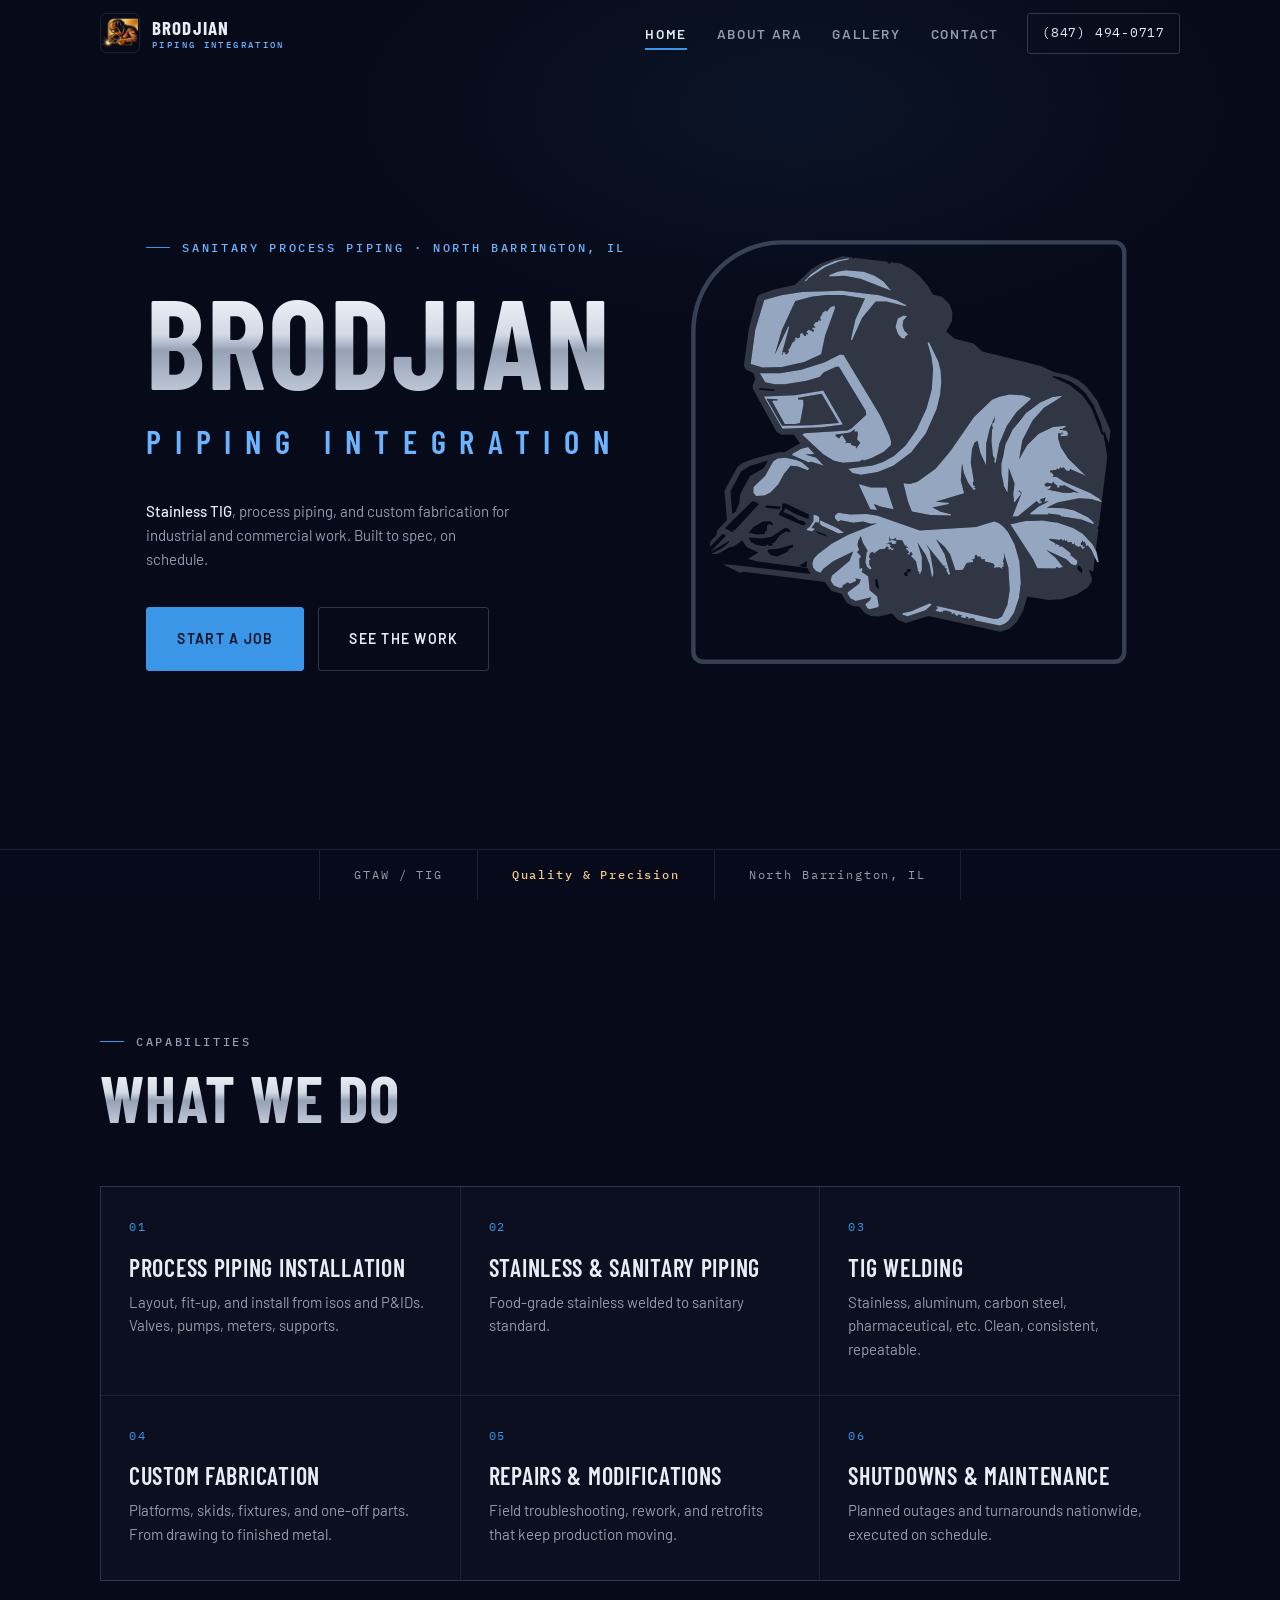
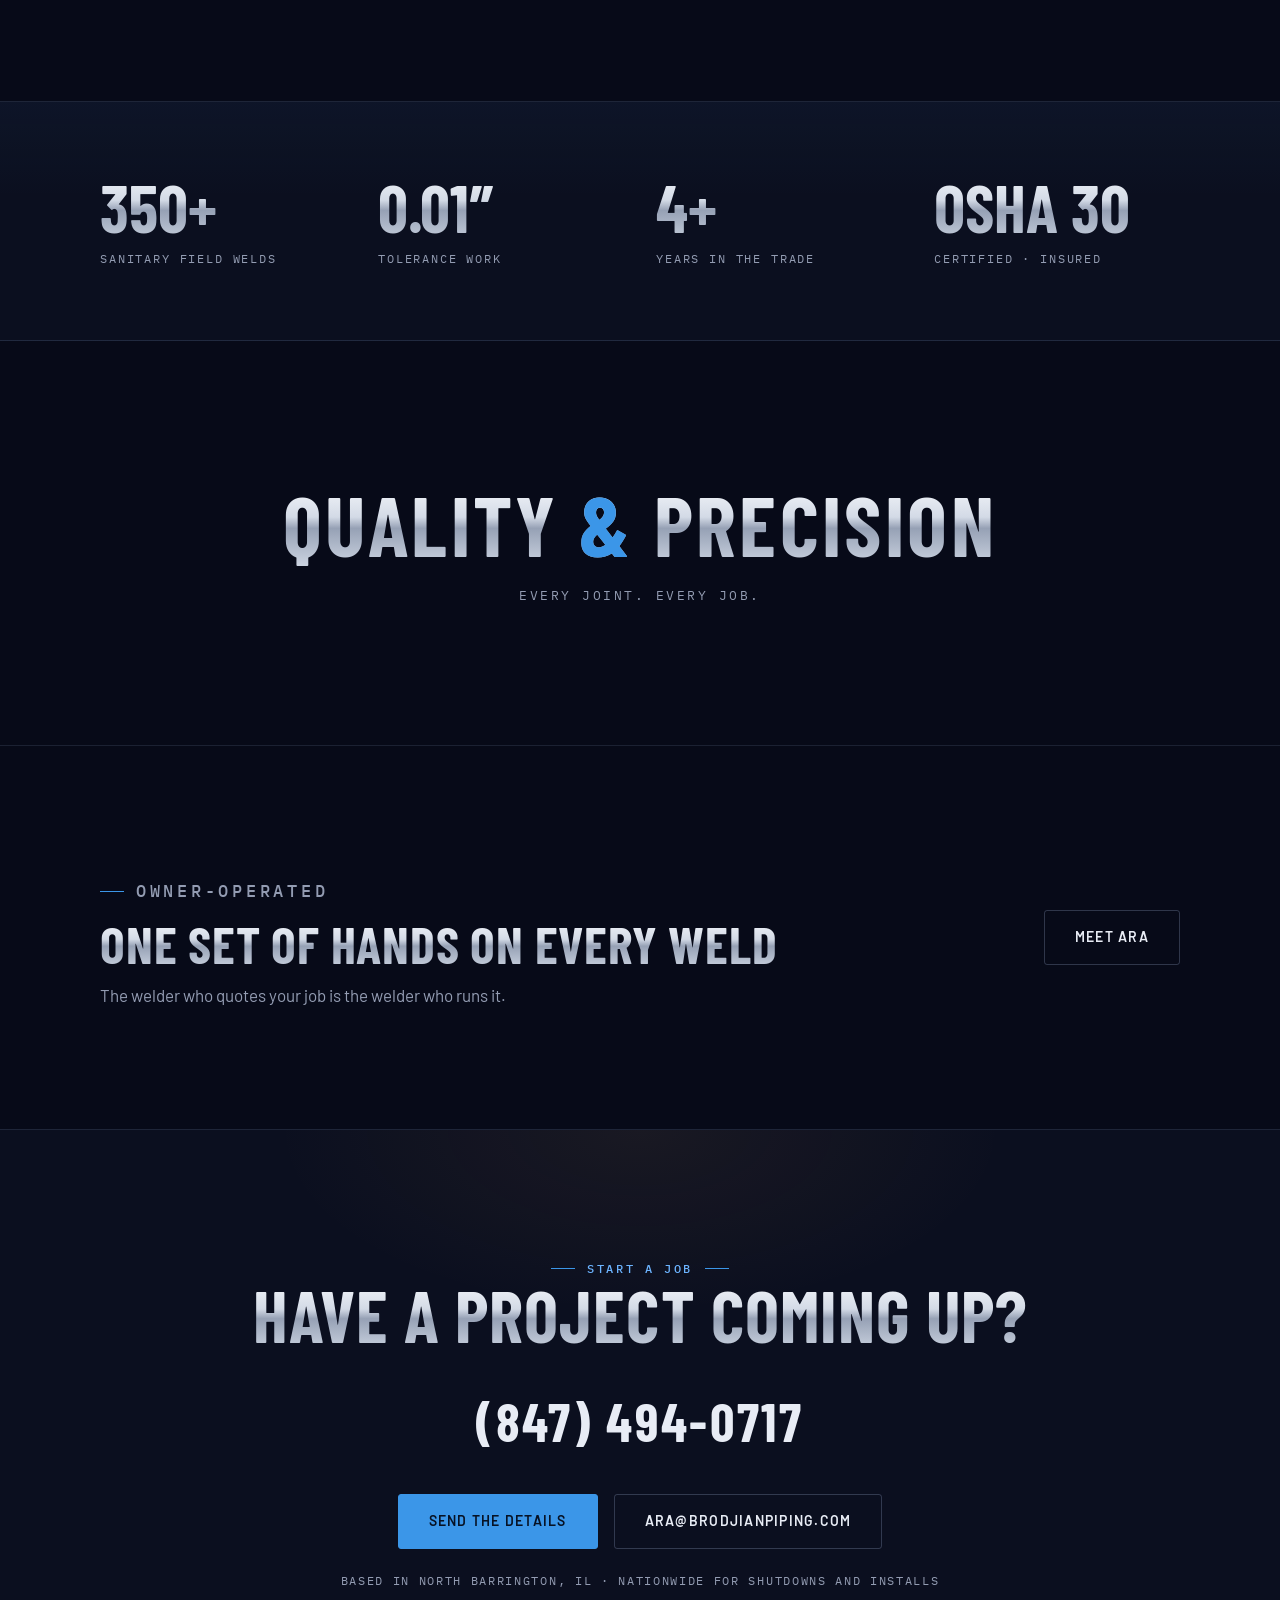
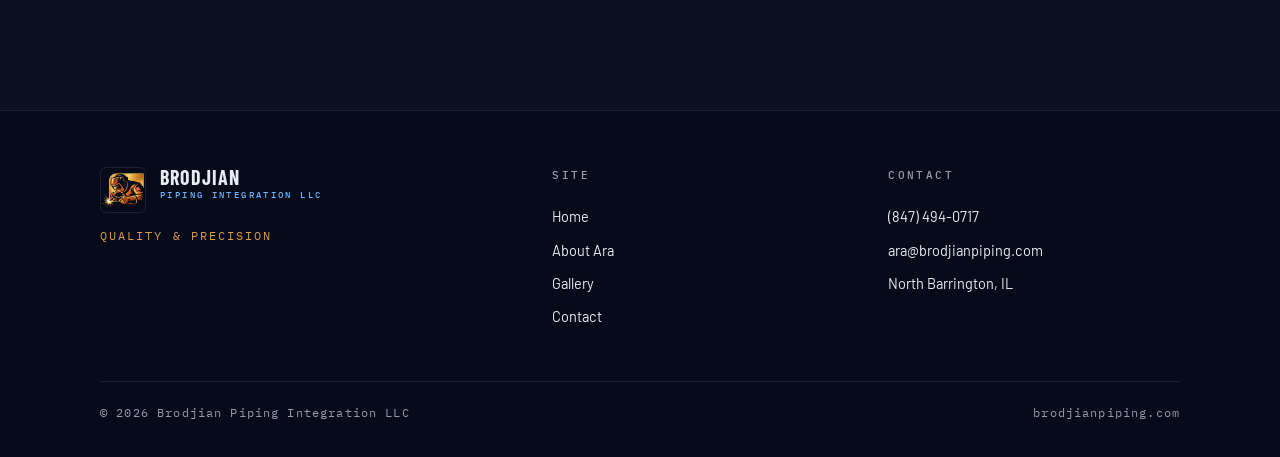
<file: index.html>
<!DOCTYPE html>
<html lang="en">
<head>
  <meta charset="utf-8">
  <meta name="viewport" content="width=device-width, initial-scale=1">
  <title>Brodjian Piping Integration | Sanitary Process Piping &amp; TIG Welding</title>
  <meta name="description" content="Sanitary process piping, stainless TIG welding, and custom fabrication. Owner-operated out of North Barrington, IL. Nationwide for shutdowns and installs.">
  <link rel="canonical" href="https://brodjianpiping.com/">
  <meta name="theme-color" content="#070a18">

  <!-- Link previews -->
  <meta property="og:type" content="website">
  <meta property="og:site_name" content="Brodjian Piping Integration">
  <meta property="og:title" content="Brodjian Piping Integration | Sanitary Process Piping &amp; TIG Welding">
  <meta property="og:description" content="Stainless TIG welding, process piping, and custom fabrication. North Barrington, IL. Quality &amp; Precision.">
  <meta property="og:url" content="https://brodjianpiping.com/">
  <meta property="og:image" content="https://brodjianpiping.com/assets/img/og.jpg">
  <meta property="og:image:width" content="1200">
  <meta property="og:image:height" content="630">
  <meta property="og:image:alt" content="Brodjian Piping Integration LLC logo">
  <meta name="twitter:card" content="summary_large_image">
  <meta name="twitter:title" content="Brodjian Piping Integration | Sanitary Process Piping &amp; TIG Welding">
  <meta name="twitter:description" content="Stainless TIG welding, process piping, and custom fabrication. North Barrington, IL.">
  <meta name="twitter:image" content="https://brodjianpiping.com/assets/img/og.jpg">

  <link rel="icon" type="image/png" sizes="64x64" href="assets/img/favicon-64.png">
  <link rel="icon" type="image/png" sizes="32x32" href="assets/img/favicon-32.png">
  <link rel="apple-touch-icon" href="assets/img/apple-touch-icon.png">

  <link rel="preconnect" href="https://fonts.googleapis.com">
  <link rel="preconnect" href="https://fonts.gstatic.com" crossorigin>
  <link href="https://fonts.googleapis.com/css2?family=Barlow+Condensed:wght@600;700&family=Barlow:wght@400;500;600&family=IBM+Plex+Mono:wght@400;500&display=swap" rel="stylesheet">
  <link rel="stylesheet" href="assets/css/style.css">
  <script>document.documentElement.classList.add("js");</script>

  <script type="application/ld+json">
  {
    "@context": "https://schema.org",
    "@type": "LocalBusiness",
    "name": "Brodjian Piping Integration LLC",
    "url": "https://brodjianpiping.com/",
    "image": "https://brodjianpiping.com/assets/img/og.jpg",
    "telephone": "+1-847-494-0717",
    "email": "ara@brodjianpiping.com",
    "founder": { "@type": "Person", "name": "Ara Brodjian" },
    "address": {
      "@type": "PostalAddress",
      "addressLocality": "North Barrington",
      "addressRegion": "IL",
      "addressCountry": "US"
    },
    "areaServed": "US",
    "sameAs": ["https://www.instagram.com/arasarcistry/"],
    "description": "Sanitary process piping, stainless TIG welding, and custom fabrication. Owner-operated, based in North Barrington, IL. Nationwide for shutdowns and installs."
  }
  </script>
</head>
<body>

  <header class="site-head" data-head>
    <div class="wrap">
      <a class="brand" href="index.html" aria-label="Brodjian Piping Integration home">
        <img src="assets/img/emblem.png" alt="" width="40" height="40">
        <span class="brand-name">Brodjian<small>Piping Integration</small></span>
      </a>
      <nav class="site-nav" id="site-nav" aria-label="Primary">
        <a href="index.html" aria-current="page" style="--i:0">Home</a>
        <a href="about.html" style="--i:1">About Ara</a>
        <a href="gallery.html" style="--i:2">Gallery</a>
        <a href="contact.html" style="--i:3">Contact</a>
        <a class="nav-phone" href="tel:+18474940717" style="--i:4">(847) 494-0717</a>
      </nav>
      <a class="head-phone" href="tel:+18474940717">(847) 494-0717</a>
      <button class="nav-toggle" aria-expanded="false" aria-controls="site-nav" aria-label="Menu"><span></span></button>
    </div>
  </header>

  <main>

    <section class="hero">
      <div class="wrap hero-grid">
        <p class="tag hero-eyebrow">Sanitary Process Piping · North Barrington, IL</p>
        <h1 class="h-disp hero-title steel" data-reveal="wipe" style="--i:0">Brodjian</h1>
        <p class="hero-sub" data-reveal="wipe" style="--i:1">Piping Integration</p>
        <div class="weld-scene" aria-hidden="true">
          <!-- hero.js loads assets/img/welder-lines.svg (a contour trace of the
               company logo) into this svg and animates the lean and the arc -->
          <svg id="welder-svg" viewBox="299 -51 1105 1076" preserveAspectRatio="xMidYMid meet"></svg>
          <canvas id="welder-fx"></canvas>
        </div>
        <p class="hero-deck"><strong>Stainless TIG</strong>, process piping, and custom fabrication
          for industrial and commercial work. Built to spec, on schedule.</p>
        <div class="hero-cta">
          <a class="btn btn-primary" href="contact.html">Start a job</a>
          <a class="btn btn-ghost" href="gallery.html">See the work</a>
        </div>
      </div>
      <div class="hero-strip">
        <span>GTAW / TIG </span>
        <span><b>Quality &amp; Precision</b></span>
        <span>North Barrington, IL</span>
      </div>
    </section>

    <section class="section" id="services">
      <div class="wrap">
        <div class="section-head">
          <p class="tag">Capabilities</p>
          <h2 class="h-disp steel" data-reveal="wipe">What we do</h2>
        </div>
        <div class="svc-grid" data-reveal>
          <article class="svc">
            <span class="svc-num">01</span>
            <h3>Process Piping Installation</h3>
            <p>Layout, fit-up, and install from isos and P&amp;IDs. Valves, pumps, meters, supports.</p>
          </article>
          <article class="svc">
            <span class="svc-num">02</span>
            <h3>Stainless &amp; Sanitary Piping</h3>
            <p>Food-grade stainless welded to sanitary standard.</p>
          </article>
          <article class="svc">
            <span class="svc-num">03</span>
            <h3>TIG Welding</h3>
            <p>Stainless, aluminum, carbon steel, pharmaceutical, etc. Clean, consistent, repeatable.</p>
          </article>
          <article class="svc">
            <span class="svc-num">04</span>
            <h3>Custom Fabrication</h3>
            <p>Platforms, skids, fixtures, and one-off parts. From drawing to finished metal.</p>
          </article>
          <article class="svc">
            <span class="svc-num">05</span>
            <h3>Repairs &amp; Modifications</h3>
            <p>Field troubleshooting, rework, and retrofits that keep production moving.</p>
          </article>
          <article class="svc">
            <span class="svc-num">06</span>
            <h3>Shutdowns &amp; Maintenance</h3>
            <p>Planned outages and turnarounds nationwide, executed on schedule.</p>
          </article>
        </div>
      </div>
    </section>

    <section class="stats" id="numbers">
      <div class="wrap" data-reveal>
        <div class="stat">
          <span class="stat-num steel" data-count="350" data-suffix="+">350+</span>
          <span class="stat-label">Sanitary field welds</span>
        </div>
        <div class="stat">
          <span class="stat-num steel">0.01&Prime;</span>
          <span class="stat-label">Tolerance work</span>
        </div>
        <div class="stat">
          <span class="stat-num steel" data-count="4" data-suffix="+">4+</span>
          <span class="stat-label">Years in the trade</span>
        </div>
        <div class="stat">
          <span class="stat-num steel">OSHA 30</span>
          <span class="stat-label">Certified · Insured</span>
        </div>
      </div>
    </section>

    <section class="tagline">
      <h2 class="h-disp steel" data-reveal="wipe">Quality <span class="dot">&amp;</span> Precision</h2>
      <p>Every joint. Every job.</p>
    </section>

    <section class="section teaser" id="owner">
      <div class="wrap" data-reveal>
        <div>
          <p class="tag">Owner-operated</p>
          <h2 class="h-disp steel" data-reveal="wipe">One set of hands on every weld</h2>
          <p>The welder who quotes your job is the welder who runs it.</p>
        </div>
        <a class="btn btn-ghost" href="about.html">Meet Ara</a>
      </div>
    </section>

    <section class="section cta-band" id="start">
      <div class="wrap" data-reveal>
        <p class="tag tag--center">Start a job</p>
        <h2 class="h-disp steel" data-reveal="wipe">Have a project coming up?</h2>
        <div><a class="cta-phone" href="tel:+18474940717">(847) 494-0717</a></div>
        <div class="cta-actions">
          <a class="btn btn-primary" href="contact.html">Send the details</a>
          <a class="btn btn-ghost" href="mailto:ara@brodjianpiping.com">ara@brodjianpiping.com</a>
        </div>
        <p class="cta-note">Based in North Barrington, IL · Nationwide for shutdowns and installs</p>
      </div>
    </section>

  </main>

  <footer class="site-foot">
    <div class="wrap">
      <div class="foot-grid">
        <div>
          <a class="foot-brand" href="index.html">
            <img src="assets/img/emblem.png" alt="Brodjian Piping Integration emblem">
            <span class="brand-name">Brodjian<small>Piping Integration LLC</small></span>
          </a>
          <p class="foot-tagline">Quality &amp; Precision</p>
        </div>
        <div class="foot-col">
          <h4>Site</h4>
          <a href="index.html">Home</a>
          <a href="about.html">About Ara</a>
          <a href="gallery.html">Gallery</a>
          <a href="contact.html">Contact</a>
        </div>
        <div class="foot-col">
          <h4>Contact</h4>
          <a href="tel:+18474940717">(847) 494-0717</a>
          <a href="mailto:ara@brodjianpiping.com">ara@brodjianpiping.com</a>
          <span>North Barrington, IL</span>
        </div>
      </div>
      <div class="foot-bottom">
        <span>© <span id="yr">2026</span> Brodjian Piping Integration LLC</span>
        <span>brodjianpiping.com</span>
      </div>
    </div>
  </footer>

  <script src="assets/js/main.js"></script>
  <script src="assets/js/hero.js"></script>
</body>
</html>
</file>
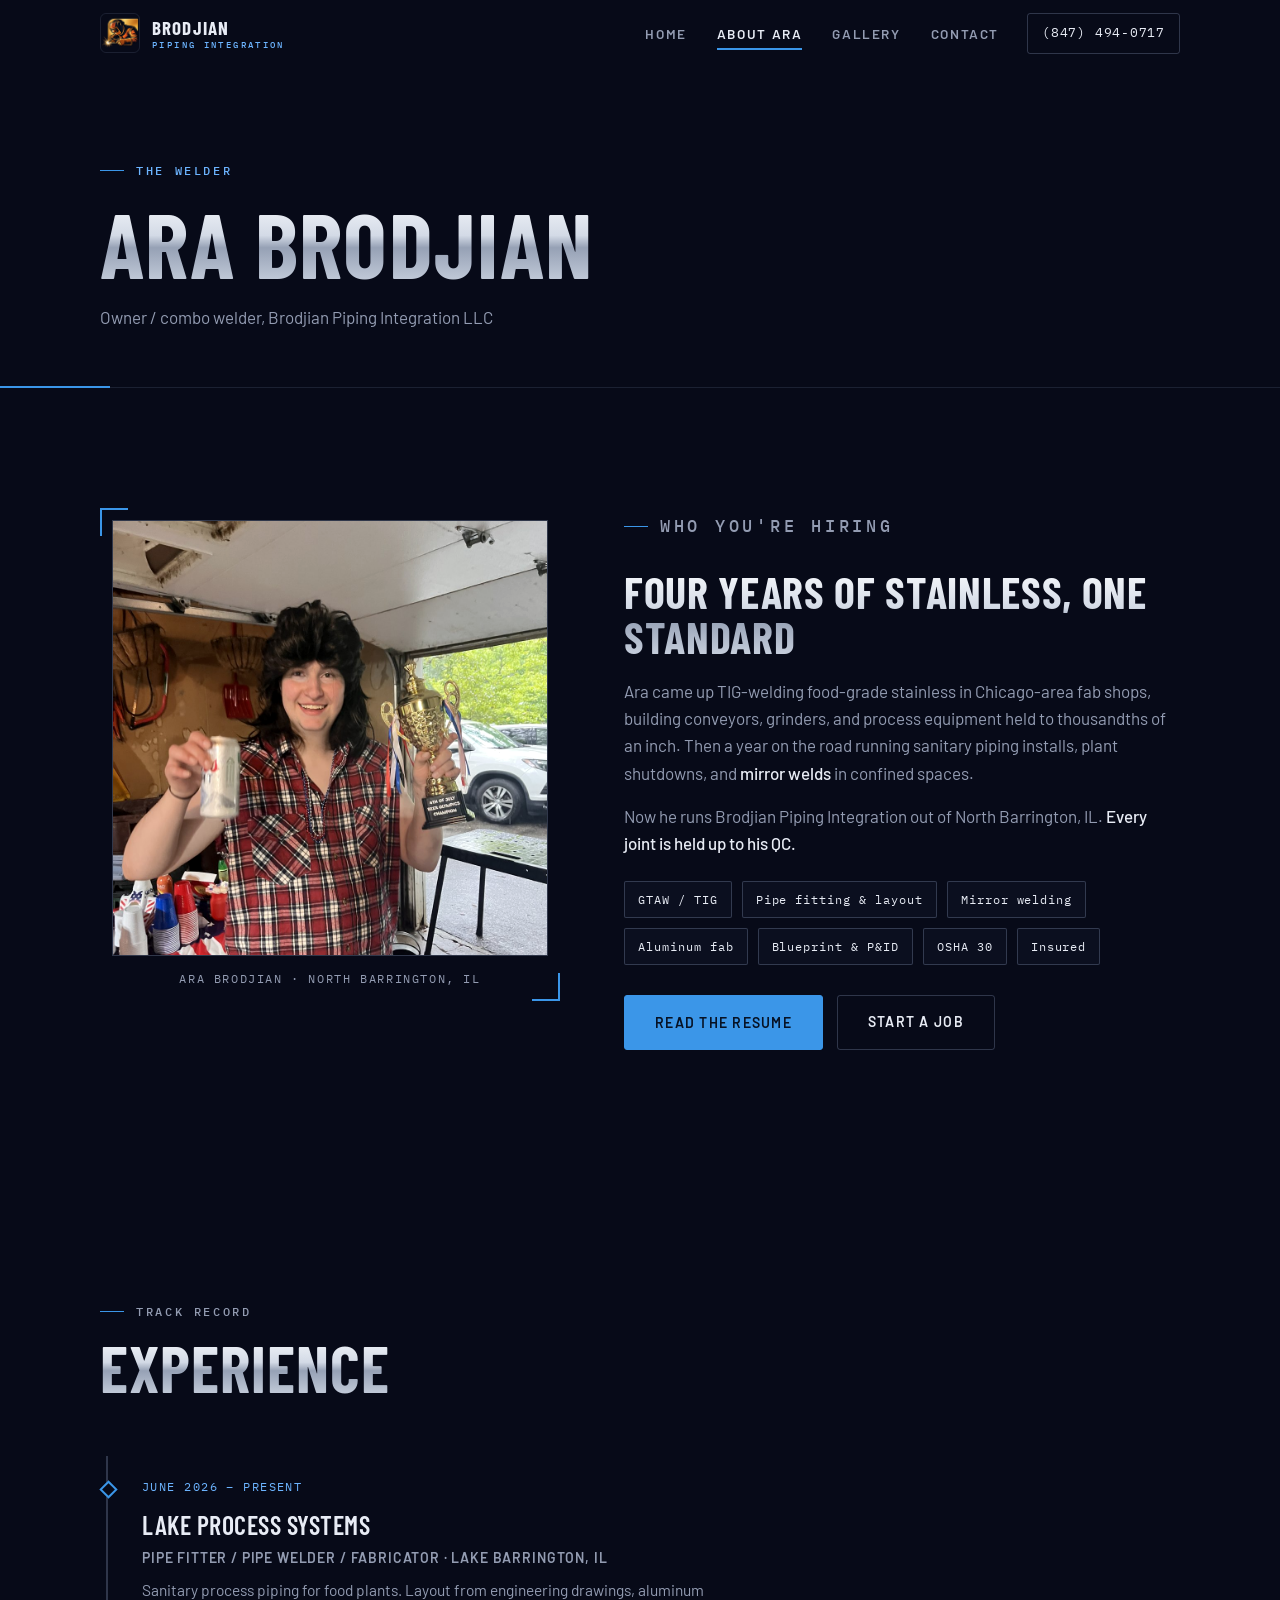
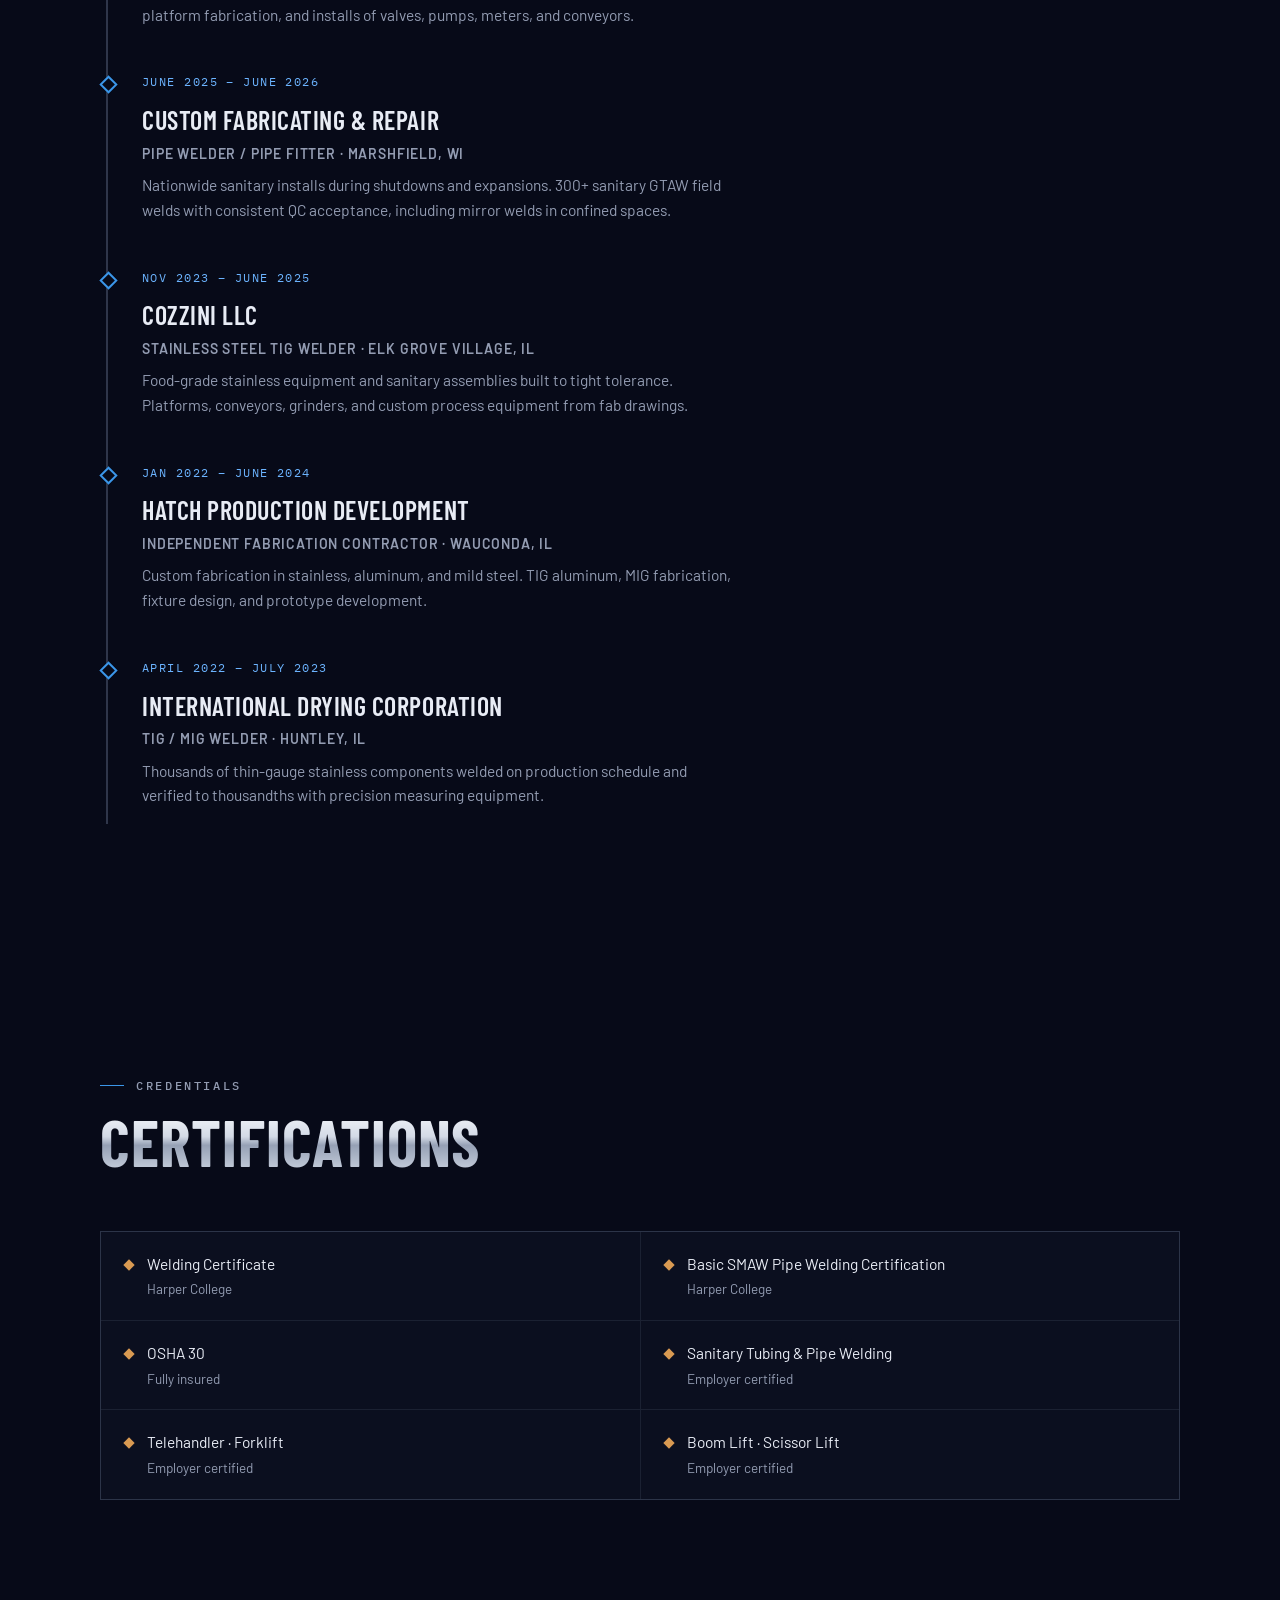
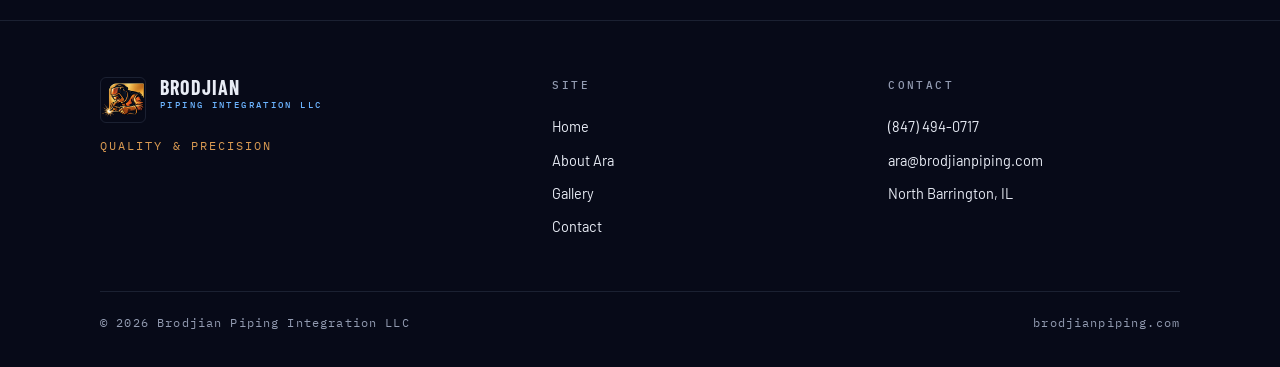
<file: about.html>
<!DOCTYPE html>
<html lang="en">
<head>
  <meta charset="utf-8">
  <meta name="viewport" content="width=device-width, initial-scale=1">
  <title>About Ara | Brodjian Piping Integration</title>
  <meta name="description" content="Ara Brodjian, owner and combo welder at Brodjian Piping Integration LLC. Sanitary stainless TIG, pipe fitting, mirror welding, and custom fabrication. OSHA 30, insured.">
  <link rel="canonical" href="https://brodjianpiping.com/about.html">
  <meta name="theme-color" content="#070a18">

  <!-- Link previews -->
  <meta property="og:type" content="profile">
  <meta property="og:site_name" content="Brodjian Piping Integration">
  <meta property="og:title" content="About Ara | Brodjian Piping Integration">
  <meta property="og:description" content="Owner / combo welder. Sanitary stainless TIG, pipe fitting, mirror welding, custom fabrication. OSHA 30, insured.">
  <meta property="og:url" content="https://brodjianpiping.com/about.html">
  <meta property="og:image" content="https://brodjianpiping.com/assets/img/og.jpg">
  <meta property="og:image:width" content="1200">
  <meta property="og:image:height" content="630">
  <meta property="og:image:alt" content="Brodjian Piping Integration LLC logo">
  <meta name="twitter:card" content="summary_large_image">
  <meta name="twitter:title" content="About Ara | Brodjian Piping Integration">
  <meta name="twitter:description" content="Owner / combo welder. Sanitary stainless TIG, pipe fitting, mirror welding, custom fabrication.">
  <meta name="twitter:image" content="https://brodjianpiping.com/assets/img/og.jpg">

  <link rel="icon" type="image/png" sizes="64x64" href="assets/img/favicon-64.png">
  <link rel="icon" type="image/png" sizes="32x32" href="assets/img/favicon-32.png">
  <link rel="apple-touch-icon" href="assets/img/apple-touch-icon.png">

  <link rel="preconnect" href="https://fonts.googleapis.com">
  <link rel="preconnect" href="https://fonts.gstatic.com" crossorigin>
  <link href="https://fonts.googleapis.com/css2?family=Barlow+Condensed:wght@600;700&family=Barlow:wght@400;500;600&family=IBM+Plex+Mono:wght@400;500&display=swap" rel="stylesheet">
  <link rel="stylesheet" href="assets/css/style.css">
  <script>document.documentElement.classList.add("js");</script>
</head>
<body>

  <header class="site-head" data-head>
    <div class="wrap">
      <a class="brand" href="index.html" aria-label="Brodjian Piping Integration home">
        <img src="assets/img/emblem.png" alt="" width="40" height="40">
        <span class="brand-name">Brodjian<small>Piping Integration</small></span>
      </a>
      <nav class="site-nav" id="site-nav" aria-label="Primary">
        <a href="index.html" style="--i:0">Home</a>
        <a href="about.html" aria-current="page" style="--i:1">About Ara</a>
        <a href="gallery.html" style="--i:2">Gallery</a>
        <a href="contact.html" style="--i:3">Contact</a>
        <a class="nav-phone" href="tel:+18474940717" style="--i:4">(847) 494-0717</a>
      </nav>
      <a class="head-phone" href="tel:+18474940717">(847) 494-0717</a>
      <button class="nav-toggle" aria-expanded="false" aria-controls="site-nav" aria-label="Menu"><span></span></button>
    </div>
  </header>

  <main>

    <section class="page-head">
      <div class="wrap">
        <p class="tag">The welder</p>
        <h1 class="h-disp steel" data-reveal="wipe">Ara Brodjian</h1>
        <p class="lede">Owner / combo welder, Brodjian Piping Integration LLC</p>
      </div>
    </section>

    <section class="section profile">
      <div class="wrap">
        <figure class="frame" data-reveal>
          <img src="assets/img/headshot.jpeg" alt="Ara Brodjian" width="800" height="1000">
          <figcaption>Ara Brodjian · North Barrington, IL</figcaption>
        </figure>
        <div class="bio" data-reveal>
          <p class="tag">Who you're hiring</p>
          <h2 class="h-disp steel" data-reveal="wipe">Four years of stainless, one standard</h2>
          <p>Ara came up TIG-welding food-grade stainless in Chicago-area fab shops,
            building conveyors, grinders, and process equipment held to thousandths of an inch.
            Then a year on the road running sanitary piping installs, plant shutdowns, and
            <strong>mirror welds</strong> in confined spaces.</p>
          <p>Now he runs Brodjian Piping Integration out of North Barrington, IL.
            <strong>Every joint is held up to his QC.</strong></p>
          <div class="chips">
            <span>GTAW / TIG</span>
            <span>Pipe fitting &amp; layout</span>
            <span>Mirror welding</span>
            <span>Aluminum fab</span>
            <span>Blueprint &amp; P&amp;ID</span>
            <span>OSHA 30</span>
            <span>Insured</span>
          </div>
          <div class="bio-actions">
            <button class="btn btn-primary" data-open-resume type="button">Read the resume</button>
            <a class="btn btn-ghost" href="contact.html">Start a job</a>
          </div>
        </div>
      </div>
    </section>

    <section class="section" id="experience">
      <div class="wrap">
        <div class="section-head">
          <p class="tag">Track record</p>
          <h2 class="h-disp steel" data-reveal="wipe">Experience</h2>
        </div>
        <div class="xp-list">
          <article class="xp" data-reveal style="--i:0">
            <span class="xp-dates">June 2026 – Present</span>
            <h3>Lake Process Systems</h3>
            <p class="xp-role">Pipe Fitter / Pipe Welder / Fabricator · Lake Barrington, IL</p>
            <p>Sanitary process piping for food plants. Layout from engineering drawings, aluminum
              platform fabrication, and installs of valves, pumps, meters, and conveyors.</p>
          </article>
          <article class="xp" data-reveal style="--i:1">
            <span class="xp-dates">June 2025 – June 2026</span>
            <h3>Custom Fabricating &amp; Repair</h3>
            <p class="xp-role">Pipe Welder / Pipe Fitter · Marshfield, WI</p>
            <p>Nationwide sanitary installs during shutdowns and expansions. 300+ sanitary GTAW field
              welds with consistent QC acceptance, including mirror welds in confined spaces.</p>
          </article>
          <article class="xp" data-reveal style="--i:2">
            <span class="xp-dates">Nov 2023 – June 2025</span>
            <h3>Cozzini LLC</h3>
            <p class="xp-role">Stainless Steel TIG Welder · Elk Grove Village, IL</p>
            <p>Food-grade stainless equipment and sanitary assemblies built to tight tolerance.
              Platforms, conveyors, grinders, and custom process equipment from fab drawings.</p>
          </article>
          <article class="xp" data-reveal style="--i:3">
            <span class="xp-dates">Jan 2022 – June 2024</span>
            <h3>Hatch Production Development</h3>
            <p class="xp-role">Independent Fabrication Contractor · Wauconda, IL</p>
            <p>Custom fabrication in stainless, aluminum, and mild steel. TIG aluminum, MIG fabrication,
              fixture design, and prototype development.</p>
          </article>
          <article class="xp" data-reveal style="--i:4">
            <span class="xp-dates">April 2022 – July 2023</span>
            <h3>International Drying Corporation</h3>
            <p class="xp-role">TIG / MIG Welder · Huntley, IL</p>
            <p>Thousands of thin-gauge stainless components welded on production schedule and
              verified to thousandths with precision measuring equipment.</p>
          </article>
        </div>
      </div>
    </section>

    <section class="section" id="certs">
      <div class="wrap">
        <div class="section-head">
          <p class="tag">Credentials</p>
          <h2 class="h-disp steel" data-reveal="wipe">Certifications</h2>
        </div>
        <div class="cert-grid" data-reveal>
          <div class="cert"><div>Welding Certificate<small>Harper College</small></div></div>
          <div class="cert"><div>Basic SMAW Pipe Welding Certification<small>Harper College</small></div></div>
          <div class="cert"><div>OSHA 30<small>Fully insured</small></div></div>
          <div class="cert"><div>Sanitary Tubing &amp; Pipe Welding<small>Employer certified</small></div></div>
          <div class="cert"><div>Telehandler · Forklift<small>Employer certified</small></div></div>
          <div class="cert"><div>Boom Lift · Scissor Lift<small>Employer certified</small></div></div>
        </div>
      </div>
    </section>

  </main>

  <!-- Resume dialog -->
  <dialog class="resume-dialog" id="resume-dialog" aria-labelledby="resume-title">
    <div class="dlg-bar">
      <strong id="resume-title">Resume</strong>
      <a class="btn btn-ghost" href="assets/resume/Ara_Brodjian_Resume.pdf" download>Download PDF</a>
      <button class="dlg-close" data-close-resume type="button" aria-label="Close">&#10005;</button>
    </div>
    <div class="resume-body">
      <header>
        <h2>Ara Brodjian</h2>
        <p class="resume-meta">North Barrington, IL &nbsp;·&nbsp; ara@brodjianpiping.com &nbsp;·&nbsp; (847) 494-0717</p>
      </header>

      <p class="resume-summary">Pipe welder / pipe fitter with 4+ years of progressive experience in stainless
        steel fabrication, sanitary process piping, industrial construction, and custom fabrication. Skilled in
        GTAW (TIG), precision fit-up, mirror welding, aluminum fabrication, shutdown work, and interpreting
        technical drawings. Known for high-quality workmanship, solving field installation challenges, and
        adapting quickly to demanding industrial environments.</p>

      <h3>Core Qualifications</h3>
      <ul class="skill-grid">
        <li>Sanitary stainless GTAW (TIG) welding</li>
        <li>Pipe fitting &amp; layout</li>
        <li>Blueprint &amp; P&amp;ID interpretation</li>
        <li>Mirror welding</li>
        <li>Field installation &amp; shutdowns</li>
        <li>Process piping</li>
        <li>Aluminum fabrication</li>
        <li>Telehandler, forklift, boom &amp; scissor lift operation</li>
        <li>Rigging &amp; material handling</li>
        <li>Precision measuring &amp; quality control</li>
        <li>Industrial safety</li>
        <li>Problem solving &amp; rework</li>
      </ul>

      <h3>Professional Experience</h3>

      <div class="rx">
        <div class="rx-head">
          <h4>Lake Process Systems <span>· Pipe Fitter / Pipe Welder / Fabricator · Lake Barrington, IL</span></h4>
          <time>June 2026 – Present</time>
        </div>
        <ul>
          <li>Fit and fabricate sanitary process piping systems for industrial food-processing facilities.</li>
          <li>Lay out piping systems using field measurements and engineering drawings.</li>
          <li>Fabricate aluminum platforms and structural assemblies in the shop before field installation.</li>
          <li>Install valves, flow meters, pumps, screw conveyors, motors, and support systems.</li>
          <li>Troubleshoot field interferences and modify piping while maintaining professional fit and finish.</li>
        </ul>
      </div>

      <div class="rx">
        <div class="rx-head">
          <h4>Custom Fabricating &amp; Repair Inc. <span>· Pipe Welder / Pipe Fitter · Marshfield, WI</span></h4>
          <time>June 2025 – June 2026</time>
        </div>
        <ul>
          <li>Traveled nationwide completing sanitary process piping installations during shutdowns, plant expansions, and new construction.</li>
          <li>Completed 300+ sanitary GTAW field welds with consistent QC acceptance, including mirror welds in confined spaces.</li>
          <li>Assisted with piping layout and installation using isometric drawings and engineering documentation.</li>
          <li>Performed demolition, retrofit, and installation of sanitary process piping.</li>
          <li>Operated telehandlers, forklifts, boom lifts, and scissor lifts in active production facilities and elevated work areas.</li>
          <li>Worked alongside pipefitters, millwrights, electricians, and other trades to complete projects safely and on schedule.</li>
        </ul>
      </div>

      <div class="rx">
        <div class="rx-head">
          <h4>Cozzini LLC <span>· Stainless Steel TIG Welder · Elk Grove Village, IL</span></h4>
          <time>Nov 2023 – June 2025</time>
        </div>
        <ul>
          <li>Fabricated food-grade stainless equipment and sanitary process assemblies to tight tolerances.</li>
          <li>Produced high-quality sanitary TIG welds on stainless tubing.</li>
          <li>Interpreted blueprints and fabrication drawings to build platforms, conveyors, grinders, and custom process equipment.</li>
          <li>Corrected distortion and maintained dimensional accuracy to thousandths of an inch.</li>
        </ul>
      </div>

      <div class="rx">
        <div class="rx-head">
          <h4>Hatch Production Development <span>· Independent Fabrication Contractor · Wauconda, IL</span></h4>
          <time>Jan 2022 – June 2024</time>
        </div>
        <ul>
          <li>Completed custom fabrication projects using stainless steel, aluminum, and mild steel.</li>
          <li>Specialized in TIG aluminum welding, MIG fabrication, fixture design, and prototype development.</li>
        </ul>
      </div>

      <div class="rx">
        <div class="rx-head">
          <h4>International Drying Corporation <span>· TIG / MIG Welder · Huntley, IL</span></h4>
          <time>April 2022 – July 2023</time>
        </div>
        <ul>
          <li>Fabricated thousands of industrial drying components from thin-gauge stainless steel.</li>
          <li>Performed precision TIG and MIG welding while meeting demanding production schedules.</li>
          <li>Verified dimensions to thousandths of an inch using precision measuring equipment and engineering drawings.</li>
        </ul>
      </div>

      <h3>Education &amp; Certifications</h3>
      <div class="rx">
        <ul>
          <li>Harper College Welding Certificate</li>
          <li>Harper College Basic SMAW Pipe Welding Certification</li>
          <li>Employer certifications: forklifts, boom lifts, scissor lifts, telehandlers, sanitary tubing, and pipe welding</li>
        </ul>
      </div>
    </div>
  </dialog>

  <footer class="site-foot">
    <div class="wrap">
      <div class="foot-grid">
        <div>
          <a class="foot-brand" href="index.html">
            <img src="assets/img/emblem.png" alt="Brodjian Piping Integration emblem">
            <span class="brand-name">Brodjian<small>Piping Integration LLC</small></span>
          </a>
          <p class="foot-tagline">Quality &amp; Precision</p>
        </div>
        <div class="foot-col">
          <h4>Site</h4>
          <a href="index.html">Home</a>
          <a href="about.html">About Ara</a>
          <a href="gallery.html">Gallery</a>
          <a href="contact.html">Contact</a>
        </div>
        <div class="foot-col">
          <h4>Contact</h4>
          <a href="tel:+18474940717">(847) 494-0717</a>
          <a href="mailto:ara@brodjianpiping.com">ara@brodjianpiping.com</a>
          <span>North Barrington, IL</span>
        </div>
      </div>
      <div class="foot-bottom">
        <span>© <span id="yr">2026</span> Brodjian Piping Integration LLC</span>
        <span>brodjianpiping.com</span>
      </div>
    </div>
  </footer>

  <script src="assets/js/main.js"></script>
</body>
</html>
</file>
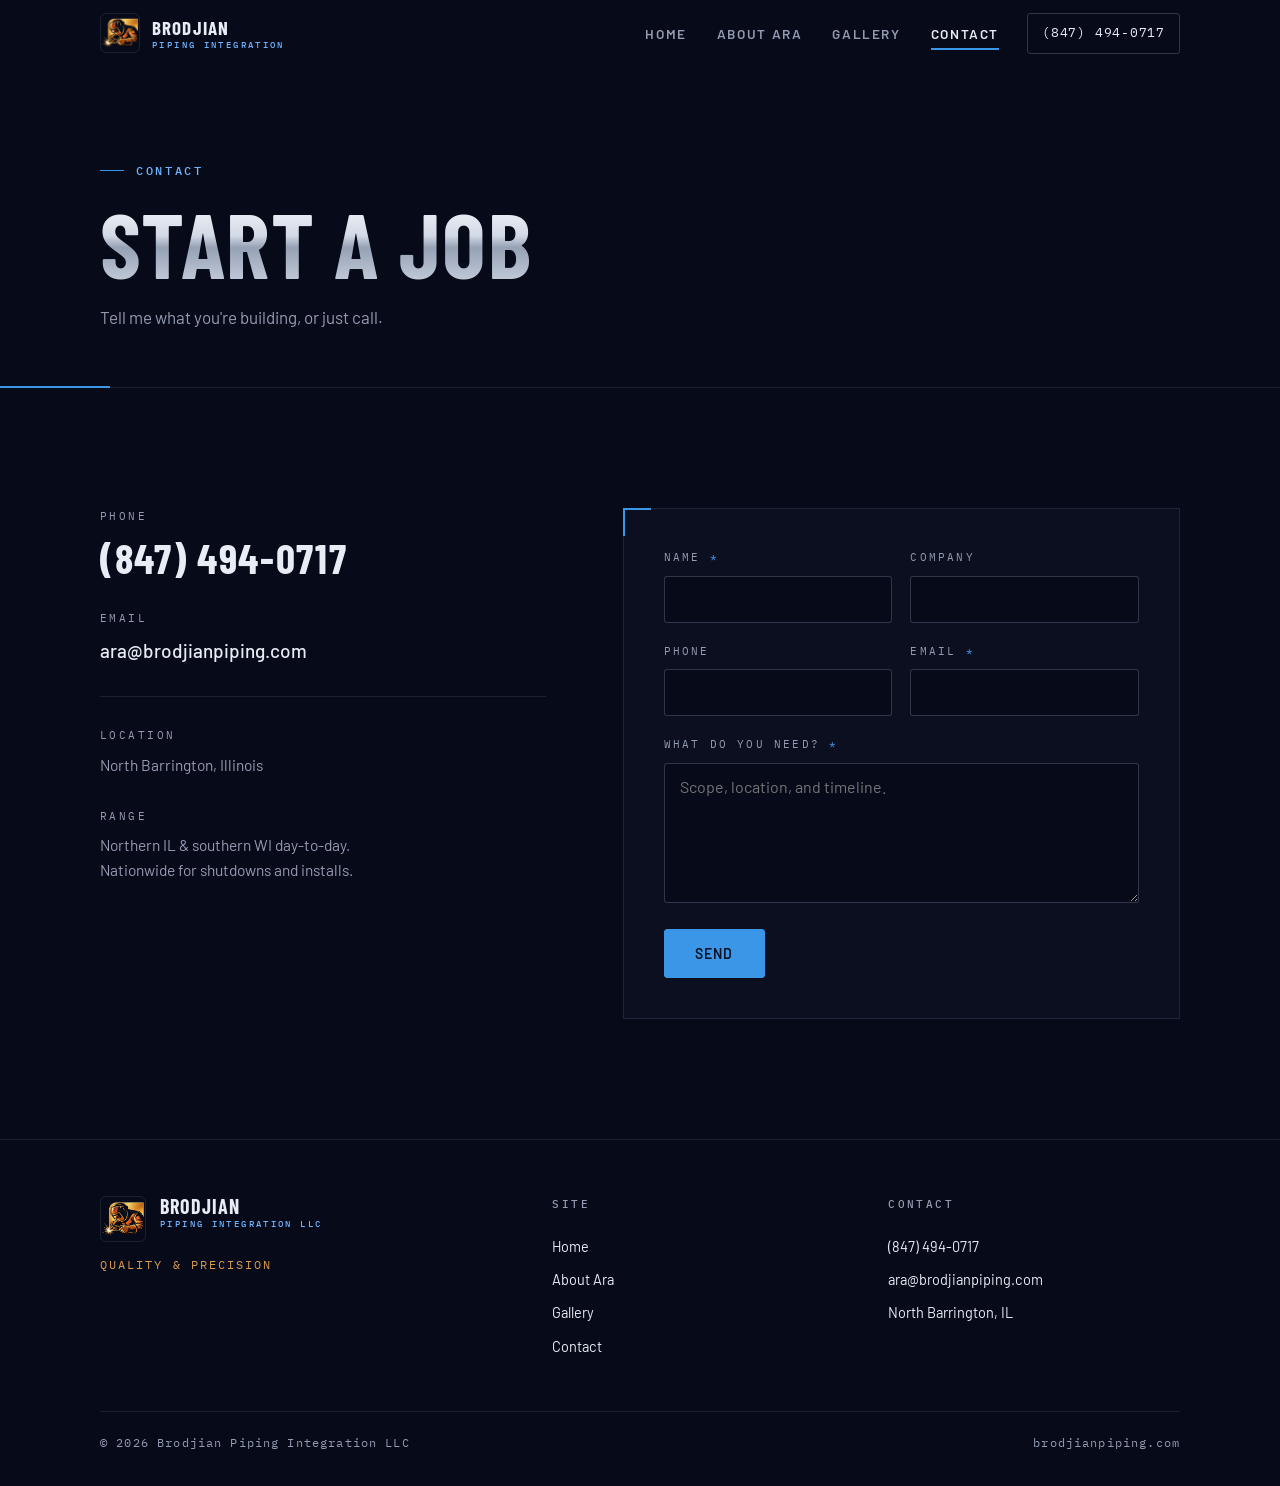
<file: contact.html>
<!DOCTYPE html>
<html lang="en">
<head>
  <meta charset="utf-8">
  <meta name="viewport" content="width=device-width, initial-scale=1">
  <title>Start a Job | Brodjian Piping Integration</title>
  <meta name="description" content="Contact Ara Brodjian for sanitary process piping, stainless TIG welding, and custom fabrication. Call (847) 494-0717 or send the job details.">
  <link rel="canonical" href="https://brodjianpiping.com/contact.html">
  <meta name="theme-color" content="#070a18">

  <!-- Link previews -->
  <meta property="og:type" content="website">
  <meta property="og:site_name" content="Brodjian Piping Integration">
  <meta property="og:title" content="Start a Job | Brodjian Piping Integration">
  <meta property="og:description" content="Call (847) 494-0717 or send the job details. Sanitary process piping, TIG welding, custom fabrication.">
  <meta property="og:url" content="https://brodjianpiping.com/contact.html">
  <meta property="og:image" content="https://brodjianpiping.com/assets/img/og.jpg">
  <meta property="og:image:width" content="1200">
  <meta property="og:image:height" content="630">
  <meta property="og:image:alt" content="Brodjian Piping Integration LLC logo">
  <meta name="twitter:card" content="summary_large_image">
  <meta name="twitter:title" content="Start a Job | Brodjian Piping Integration">
  <meta name="twitter:description" content="Call (847) 494-0717 or send the job details.">
  <meta name="twitter:image" content="https://brodjianpiping.com/assets/img/og.jpg">

  <link rel="icon" type="image/png" sizes="64x64" href="assets/img/favicon-64.png">
  <link rel="icon" type="image/png" sizes="32x32" href="assets/img/favicon-32.png">
  <link rel="apple-touch-icon" href="assets/img/apple-touch-icon.png">

  <link rel="preconnect" href="https://fonts.googleapis.com">
  <link rel="preconnect" href="https://fonts.gstatic.com" crossorigin>
  <link href="https://fonts.googleapis.com/css2?family=Barlow+Condensed:wght@600;700&family=Barlow:wght@400;500;600&family=IBM+Plex+Mono:wght@400;500&display=swap" rel="stylesheet">
  <link rel="stylesheet" href="assets/css/style.css">
  <script>document.documentElement.classList.add("js");</script>
</head>
<body>

  <header class="site-head" data-head>
    <div class="wrap">
      <a class="brand" href="index.html" aria-label="Brodjian Piping Integration home">
        <img src="assets/img/emblem.png" alt="" width="40" height="40">
        <span class="brand-name">Brodjian<small>Piping Integration</small></span>
      </a>
      <nav class="site-nav" id="site-nav" aria-label="Primary">
        <a href="index.html" style="--i:0">Home</a>
        <a href="about.html" style="--i:1">About Ara</a>
        <a href="gallery.html" style="--i:2">Gallery</a>
        <a href="contact.html" aria-current="page" style="--i:3">Contact</a>
        <a class="nav-phone" href="tel:+18474940717" style="--i:4">(847) 494-0717</a>
      </nav>
      <a class="head-phone" href="tel:+18474940717">(847) 494-0717</a>
      <button class="nav-toggle" aria-expanded="false" aria-controls="site-nav" aria-label="Menu"><span></span></button>
    </div>
  </header>

  <main>

    <section class="page-head">
      <div class="wrap">
        <p class="tag">Contact</p>
        <h1 class="h-disp steel" data-reveal="wipe">Start a job</h1>
        <p class="lede">Tell me what you're building, or just call.</p>
      </div>
    </section>

    <section class="section">
      <div class="wrap contact-grid">

        <div data-reveal>
          <div class="c-item">
            <span class="c-label">Phone</span>
            <a class="big" href="tel:+18474940717">(847) 494-0717</a>
          </div>
          <div class="c-item">
            <span class="c-label">Email</span>
            <a class="mid" href="mailto:ara@brodjianpiping.com">ara@brodjianpiping.com</a>
          </div>
          <div class="c-divider"></div>
          <div class="c-item">
            <span class="c-label">Location</span>
            <p class="c-body">North Barrington, Illinois</p>
          </div>
          <div class="c-item">
            <span class="c-label">Range</span>
            <p class="c-body">Northern IL &amp; southern WI day-to-day.<br>Nationwide for shutdowns and installs.</p>
          </div>
        </div>

        <div class="form-panel" data-reveal style="--i:1">
          <!--
            CONTACT FORM SETUP (one-time, ~2 minutes):
            1. Create a free account at https://formspree.io (sign up with ara@brodjianpiping.com)
            2. Click "New form", name it, and copy the form's endpoint ID (looks like: mqkrzvpd)
            3. Replace YOUR_FORM_ID in the action attribute below with that ID.
            Submissions will then arrive at the email tied to the Formspree account.
          -->
          <form id="job-form" action="https://formspree.io/f/xzebdbww" method="POST" novalidate>
            <div class="field-row">
              <div class="field">
                <label for="f-name">Name <em>*</em></label>
                <input id="f-name" name="name" type="text" autocomplete="name" required>
              </div>
              <div class="field">
                <label for="f-company">Company</label>
                <input id="f-company" name="company" type="text" autocomplete="organization">
              </div>
            </div>
            <div class="field-row">
              <div class="field">
                <label for="f-phone">Phone</label>
                <input id="f-phone" name="phone" type="tel" autocomplete="tel">
              </div>
              <div class="field">
                <label for="f-email">Email <em>*</em></label>
                <input id="f-email" name="email" type="email" autocomplete="email" required>
              </div>
            </div>
            <div class="field">
              <label for="f-msg">What do you need? <em>*</em></label>
              <textarea id="f-msg" name="message" required
                placeholder="Scope, location, and timeline."></textarea>
            </div>
            <div class="hp" aria-hidden="true">
              <label>Leave this field empty <input type="text" name="_gotcha" tabindex="-1" autocomplete="off"></label>
            </div>
            <input type="hidden" name="_subject" value="New job inquiry, brodjianpiping.com">
            <div class="form-foot">
              <button class="btn btn-primary" type="submit">Send</button>
              <p class="form-status" id="form-status" role="status" aria-live="polite"></p>
            </div>
          </form>
        </div>

      </div>
    </section>

  </main>

  <footer class="site-foot">
    <div class="wrap">
      <div class="foot-grid">
        <div>
          <a class="foot-brand" href="index.html">
            <img src="assets/img/emblem.png" alt="Brodjian Piping Integration emblem">
            <span class="brand-name">Brodjian<small>Piping Integration LLC</small></span>
          </a>
          <p class="foot-tagline">Quality &amp; Precision</p>
        </div>
        <div class="foot-col">
          <h4>Site</h4>
          <a href="index.html">Home</a>
          <a href="about.html">About Ara</a>
          <a href="gallery.html">Gallery</a>
          <a href="contact.html">Contact</a>
        </div>
        <div class="foot-col">
          <h4>Contact</h4>
          <a href="tel:+18474940717">(847) 494-0717</a>
          <a href="mailto:ara@brodjianpiping.com">ara@brodjianpiping.com</a>
          <span>North Barrington, IL</span>
        </div>
      </div>
      <div class="foot-bottom">
        <span>© <span id="yr">2026</span> Brodjian Piping Integration LLC</span>
        <span>brodjianpiping.com</span>
      </div>
    </div>
  </footer>

  <script src="assets/js/main.js"></script>
</body>
</html>
</file>
<file: assets/css/style.css>
/* ============================================================
   Brodjian Piping Integration — brodjianpiping.com
   Palette: card navy / brushed steel / arc blue / weld copper
   ============================================================ */

:root {
  --bg: #070a18;
  --bg-2: #0b0f1f;
  --panel: #0d1226;
  --line: rgba(151, 168, 205, 0.14);
  --line-strong: rgba(151, 168, 205, 0.28);
  --ink: #e8ecf5;
  --mut: #939cb2;
  --blue: #3b96e8;
  --blue-hi: #6cb4ff;
  --blue-dim: rgba(59, 150, 232, 0.16);
  --copper: #d99a52;
  --copper-hi: #f3c88a;
  --font-body: "Barlow", "Helvetica Neue", Arial, sans-serif;
  --font-disp: "Barlow Condensed", "Arial Narrow", sans-serif;
  --font-mono: "IBM Plex Mono", "SF Mono", Menlo, monospace;
  --ease-sharp: cubic-bezier(0.22, 0.9, 0.28, 1);
  --head-h: 68px;
}

* { margin: 0; padding: 0; box-sizing: border-box; }

html { scroll-behavior: smooth; }

body {
  background: var(--bg);
  color: var(--ink);
  font-family: var(--font-body);
  font-size: 16px;
  line-height: 1.6;
  -webkit-font-smoothing: antialiased;
  overflow-x: hidden;
}

img { max-width: 100%; display: block; }

a { color: var(--blue-hi); text-decoration: none; }
a:hover { color: var(--ink); }

::selection { background: var(--blue); color: #fff; }

:focus-visible {
  outline: 2px solid var(--blue-hi);
  outline-offset: 3px;
  border-radius: 2px;
}

.wrap {
  max-width: 1160px;
  margin-inline: auto;
  padding-inline: clamp(20px, 4vw, 40px);
}

/* ---------- type helpers ---------- */

.h-disp {
  font-family: var(--font-disp);
  font-weight: 700;
  text-transform: uppercase;
  line-height: 1.02;
  letter-spacing: 0.015em;
}

.steel {
  background: linear-gradient(180deg, #f7f9fc 0%, #d3dae6 42%, #96a1b5 55%, #cdd5e2 100%);
  -webkit-background-clip: text;
  background-clip: text;
  color: transparent;
}

.tag {
  display: inline-flex;
  align-items: center;
  gap: 12px;
  font-family: var(--font-mono);
  font-size: 12px;
  font-weight: 500;
  letter-spacing: 0.22em;
  text-transform: uppercase;
  color: var(--blue-hi);
}
.tag::before {
  content: "";
  width: 24px;
  height: 1px;
  background: var(--blue);
  flex: none;
}
.tag--center::after {
  content: "";
  width: 24px;
  height: 1px;
  background: var(--blue);
  flex: none;
}

.mono {
  font-family: var(--font-mono);
  font-size: 13px;
  letter-spacing: 0.08em;
}

/* ---------- buttons ---------- */

.btn {
  position: relative;
  z-index: 0;
  display: inline-flex;
  align-items: center;
  justify-content: center;
  gap: 10px;
  padding: 15px 30px;
  font-family: var(--font-body);
  font-size: 14px;
  font-weight: 600;
  letter-spacing: 0.09em;
  text-transform: uppercase;
  border-radius: 3px;
  border: 1px solid transparent;
  cursor: pointer;
  overflow: hidden;
  transition: color 0.18s, border-color 0.18s, transform 0.14s var(--ease-sharp), box-shadow 0.18s;
  white-space: nowrap;
}
.btn::before {
  content: "";
  position: absolute;
  inset: 0;
  z-index: -1;
  transform: scaleX(0);
  transform-origin: left;
  transition: transform 0.24s var(--ease-sharp);
}
.btn:active { transform: translateY(1px); }

.btn-primary {
  background: var(--blue);
  border-color: var(--blue);
  color: #071224; /* dark on blue: white fails AA contrast at this size */
}
.btn-primary::before { background: var(--blue-hi); }
.btn-primary:hover { color: #071224; border-color: var(--blue-hi); }
.btn-primary:hover::before { transform: scaleX(1); }

.btn-ghost {
  background: transparent;
  border-color: var(--line-strong);
  color: var(--ink);
}
.btn-ghost::before { background: var(--blue); }
.btn-ghost:hover { color: #fff; border-color: var(--blue); }
.btn-ghost:hover::before { transform: scaleX(1); }

/* ---------- header ---------- */

.site-head {
  position: fixed;
  top: 0;
  left: 0;
  right: 0;
  z-index: 60;
  height: var(--head-h);
  display: flex;
  align-items: center;
  border-bottom: 1px solid transparent;
  transition: border-color 0.25s;
}
/* the blur lives on a pseudo-element: backdrop-filter on the header itself
   would make it the containing block for the fixed mobile nav overlay,
   collapsing the open menu to the header box after any scroll */
.site-head::before {
  content: "";
  position: absolute;
  inset: 0;
  z-index: -1;
  background: rgba(7, 10, 24, 0.86);
  -webkit-backdrop-filter: blur(10px);
  backdrop-filter: blur(10px);
  opacity: 0;
  transition: opacity 0.25s;
}
.site-head.scrolled { border-bottom-color: var(--line); }
.site-head.scrolled::before { opacity: 1; }
.site-head .wrap {
  width: 100%;
  display: flex;
  align-items: center;
  gap: 28px;
}

.brand {
  display: flex;
  align-items: center;
  gap: 12px;
  margin-right: auto;
}
.brand img {
  width: 40px;
  height: 40px;
  border-radius: 6px;
  border: 1px solid var(--line);
}
.brand-name {
  display: flex;
  flex-direction: column;
  font-family: var(--font-disp);
  font-weight: 700;
  font-size: 19px;
  letter-spacing: 0.06em;
  line-height: 1;
  color: var(--ink);
  text-transform: uppercase;
}
.brand-name small {
  font-family: var(--font-mono);
  font-size: 8.5px;
  font-weight: 500;
  letter-spacing: 0.28em;
  color: var(--blue-hi);
  margin-top: 4px;
}

.site-nav {
  display: flex;
  align-items: center;
  gap: 30px;
}
.site-nav a {
  position: relative;
  font-size: 13.5px;
  font-weight: 600;
  letter-spacing: 0.12em;
  text-transform: uppercase;
  color: var(--mut);
  padding: 6px 0;
  transition: color 0.16s;
}
.site-nav a::after {
  content: "";
  position: absolute;
  left: 0;
  right: 0;
  bottom: 0;
  height: 2px;
  background: var(--blue);
  transform: scaleX(0);
  transform-origin: left;
  transition: transform 0.22s var(--ease-sharp);
}
.site-nav a:hover { color: var(--ink); }
.site-nav a:hover::after { transform: scaleX(1); }
.site-nav a[aria-current="page"] { color: var(--ink); }
.site-nav a[aria-current="page"]::after { transform: scaleX(1); }

.head-phone {
  font-family: var(--font-mono);
  font-size: 13px;
  letter-spacing: 0.06em;
  color: var(--ink);
  border: 1px solid var(--line-strong);
  padding: 9px 14px;
  border-radius: 3px;
  transition: border-color 0.18s, color 0.18s, background 0.18s;
}
.head-phone:hover {
  border-color: var(--blue);
  color: var(--blue-hi);
  background: var(--blue-dim);
}

.nav-toggle {
  display: none;
  position: relative;
  z-index: 70;
  width: 44px;
  height: 44px;
  background: none;
  border: 1px solid var(--line-strong);
  border-radius: 3px;
  cursor: pointer;
}
.nav-toggle span,
.nav-toggle span::before,
.nav-toggle span::after {
  content: "";
  position: absolute;
  left: 11px;
  width: 20px;
  height: 2px;
  background: var(--ink);
  transition: transform 0.22s var(--ease-sharp), top 0.22s var(--ease-sharp), opacity 0.15s;
}
.nav-toggle span { top: 21px; left: 11px; }
.nav-toggle span::before { top: -6px; left: 0; }
.nav-toggle span::after { top: 6px; left: 0; }
.nav-toggle[aria-expanded="true"] span { background: transparent; }
.nav-toggle[aria-expanded="true"] span::before { top: 0; transform: rotate(45deg); }
.nav-toggle[aria-expanded="true"] span::after { top: 0; transform: rotate(-45deg); }

/* mobile nav overlay */
@media (max-width: 860px) {
  .site-nav {
    position: fixed;
    inset: 0;
    z-index: 65;
    flex-direction: column;
    justify-content: center;
    gap: 8px;
    background: rgba(7, 10, 24, 0.97);
    -webkit-backdrop-filter: blur(14px);
    backdrop-filter: blur(14px);
    transform: translateX(100%);
    transition: transform 0.3s var(--ease-sharp);
    visibility: hidden;
  }
  .site-nav.open { transform: translateX(0); visibility: visible; }
  .site-nav a {
    font-family: var(--font-disp);
    font-size: 34px;
    letter-spacing: 0.08em;
    color: var(--ink);
    opacity: 0;
    transform: translateX(28px);
    transition: opacity 0.3s, transform 0.35s var(--ease-sharp), color 0.16s;
  }
  .site-nav.open a {
    opacity: 1;
    transform: translateX(0);
    transition-delay: calc(var(--i, 0) * 55ms + 60ms);
  }
  .site-nav a::after { height: 3px; }
  .site-nav .nav-phone {
    margin-top: 26px;
    font-family: var(--font-mono);
    font-size: 16px;
    color: var(--blue-hi);
  }
  .head-phone { display: none; }
  .nav-toggle { display: block; }
  body.menu-open { overflow: hidden; }
}
@media (min-width: 861px) {
  .site-nav .nav-phone { display: none; }
}

/* ---------- hero (index) ---------- */

.hero {
  position: relative;
  min-height: 100svh;
  display: flex;
  flex-direction: column;
  justify-content: center;
  padding: calc(var(--head-h) + 28px) 0 92px;
  overflow: hidden;
}
.hero::after {
  content: "";
  position: absolute;
  inset: 0;
  background: radial-gradient(680px 340px at 62% 12%, rgba(59, 150, 232, 0.07), transparent 70%);
  pointer-events: none;
}
.hero > * { position: relative; z-index: 1; }

/* Desktop: copy column beside the weld scene. The single --hero-f drives both
   wordmark and sub so they stay the same width, and its vh term keeps the whole
   hero inside short laptop viewports. */
.hero-grid {
  --hero-f: clamp(46px, min(10vw, 15vh), 126px);
  display: grid;
  width: 100%;
  max-width: 1280px; /* wider than the standard .wrap: the hero fills the screen */
  align-content: center;
  /* content-sized tracks centered as a pair, so leftover space falls to the
     outer edges instead of opening a gap down the middle */
  justify-content: center;
  grid-template-columns: minmax(0, auto) minmax(0, auto);
  column-gap: clamp(28px, 4.5vw, 80px);
  grid-template-areas:
    "eyebrow scene"
    "title   scene"
    "sub     scene"
    "deck    scene"
    "cta     scene";
}
.hero-eyebrow { grid-area: eyebrow; margin-bottom: 20px; }
.hero-title   { grid-area: title; font-size: var(--hero-f); line-height: 0.92; }
.hero-sub     { grid-area: sub; }
.weld-scene   { grid-area: scene; align-self: center; }
.hero-deck    { grid-area: deck; }
.hero-cta     { grid-area: cta; }

.hero-sub {
  font-family: var(--font-disp);
  font-weight: 600;
  font-size: calc(var(--hero-f) * 0.258);
  letter-spacing: 0.42em;
  text-transform: uppercase;
  color: var(--blue-hi);
  margin-top: 8px;
  white-space: nowrap;
}

.weld-scene {
  position: relative;
  /* a definite width (no %) so the auto grid track can size to it */
  width: min(50vh, 470px);
  aspect-ratio: 1105 / 1076;
  margin-inline: auto;
}
.weld-scene svg {
  position: absolute;
  inset: 0;
  width: 100%;
  height: 100%;
  display: block;
}
.weld-scene canvas {
  /* geometry set by hero.js: oversized so sparks don't clip at the box edge */
  position: absolute;
  display: block;
  pointer-events: none;
}

.hero-deck {
  max-width: 46ch;
  margin-top: 22px;
  color: var(--mut);
  font-size: clamp(15px, 1.15vw, 17.5px);
  line-height: 1.6;
}
.hero-deck strong { color: var(--ink); font-weight: 500; }

.hero-cta {
  display: flex;
  gap: 14px;
  flex-wrap: wrap;
  margin-top: clamp(20px, 3vh, 34px);
}

/* Mobile / narrow: single centered stack, scene between the sub and the deck
   (the document order), which is the layout the phone view keeps. */
@media (max-width: 900px) {
  .hero { padding: calc(var(--head-h) + 24px) 0 72px; text-align: center; }
  .hero-grid {
    --hero-f: clamp(56px, 14.5vw, 112px);
    grid-template-columns: 1fr;
    grid-template-areas: none;
    justify-items: center;
  }
  /* the named grid-areas above must be released, or every child stacks in one cell */
  .hero-grid > * { grid-area: auto; }
  .hero-eyebrow::after {
    content: "";
    width: 24px;
    height: 1px;
    background: var(--blue);
    flex: none;
  }
  .hero-sub { text-indent: 0.42em; } /* balance trailing tracking when centered */
  .weld-scene { width: min(320px, 64vw); margin: 16px auto 4px; }
  .hero-deck { margin-inline: auto; }
  .hero-cta { justify-content: center; }
}

.hero-strip {
  position: absolute;
  left: 0;
  right: 0;
  bottom: 0;
  z-index: 1;
  display: flex;
  justify-content: center;
  gap: 0;
  border-top: 1px solid var(--line);
  background: rgba(7, 11, 29, 0.55);
}
.hero-strip span {
  font-family: var(--font-mono);
  font-size: 11.5px;
  letter-spacing: 0.16em;
  color: var(--mut);
  padding: 16px 34px;
  border-right: 1px solid var(--line);
  white-space: nowrap;
}
.hero-strip span:first-child { border-left: 1px solid var(--line); }
.hero-strip b { color: var(--copper-hi); font-weight: 500; }
@media (max-width: 840px), (max-height: 620px) {
  .hero-strip { display: none; }
}

/* ---------- sections ---------- */

.section {
  padding: clamp(72px, 10vw, 120px) 0;
}
.section-head {
  margin-bottom: clamp(36px, 5vw, 56px);
}
.section-head h2 {
  font-size: clamp(38px, 5.6vw, 64px);
  margin-top: 14px;
}
.section-head p {
  color: var(--mut);
  max-width: 560px;
  margin-top: 12px;
}

/* services grid — steel-plate hairline grid */
.svc-grid {
  display: grid;
  grid-template-columns: repeat(3, 1fr);
  gap: 1px;
  background: var(--line);
  border: 1px solid var(--line);
}
.svc {
  position: relative;
  background: var(--bg-2);
  padding: 30px 28px 34px;
  transition: background 0.2s, transform 0.18s var(--ease-sharp);
}
.svc::before,
.svc::after {
  content: "";
  position: absolute;
  width: 18px;
  height: 18px;
  opacity: 0;
  transform: scale(0.55);
  transition: opacity 0.18s, transform 0.22s var(--ease-sharp);
  pointer-events: none;
}
.svc::before {
  top: 10px;
  left: 10px;
  border-top: 2px solid var(--blue);
  border-left: 2px solid var(--blue);
}
.svc::after {
  bottom: 10px;
  right: 10px;
  border-bottom: 2px solid var(--blue);
  border-right: 2px solid var(--blue);
}
.svc:hover {
  background: var(--panel);
  transform: translateY(-3px);
}
.svc:hover::before,
.svc:hover::after { opacity: 1; transform: scale(1); }
.svc-num {
  font-family: var(--font-mono);
  font-size: 12px;
  color: var(--blue);
  letter-spacing: 0.14em;
  display: block;
  margin-bottom: 18px;
  transition: color 0.18s;
}
.svc:hover .svc-num { color: var(--blue-hi); }
.svc h3 {
  font-family: var(--font-disp);
  font-weight: 600;
  font-size: 24px;
  letter-spacing: 0.03em;
  text-transform: uppercase;
  line-height: 1.1;
  margin-bottom: 10px;
}
.svc p {
  font-size: 15px;
  color: var(--mut);
  line-height: 1.55;
}
@media (max-width: 960px) { .svc-grid { grid-template-columns: repeat(2, 1fr); } }
@media (max-width: 600px) { .svc-grid { grid-template-columns: 1fr; } }

/* stats band */
.stats {
  border-block: 1px solid var(--line);
  background:
    linear-gradient(180deg, rgba(59, 150, 232, 0.045), transparent 40%),
    var(--bg-2);
}
.stats .wrap {
  display: grid;
  grid-template-columns: repeat(4, 1fr);
  gap: 32px;
  padding-block: clamp(48px, 6vw, 72px);
}
.stat { text-align: left; }
.stat-num {
  font-family: var(--font-disp);
  font-weight: 700;
  font-size: clamp(44px, 5.5vw, 66px);
  line-height: 1;
}
.stat-label {
  font-family: var(--font-mono);
  font-size: 11.5px;
  letter-spacing: 0.16em;
  text-transform: uppercase;
  color: var(--mut);
  margin-top: 10px;
  display: block;
}
@media (max-width: 800px) {
  .stats .wrap { grid-template-columns: repeat(2, 1fr); }
}

/* tagline band */
.tagline {
  text-align: center;
  padding: clamp(80px, 11vw, 140px) 20px;
}
.tagline h2 {
  font-size: clamp(36px, 7vw, 84px);
  letter-spacing: 0.04em;
}
.tagline .dot { color: var(--blue); -webkit-text-fill-color: var(--blue); }
.tagline p {
  margin-top: 18px;
  font-family: var(--font-mono);
  font-size: 12.5px;
  letter-spacing: 0.2em;
  text-transform: uppercase;
  color: var(--mut);
}

/* about teaser */
.teaser {
  border-top: 1px solid var(--line);
}
.teaser .wrap {
  display: flex;
  align-items: center;
  justify-content: space-between;
  gap: 40px;
  flex-wrap: wrap;
}
.teaser h2 { font-size: clamp(32px, 4.6vw, 52px); margin-top: 12px; }
.teaser p { color: var(--mut); max-width: 520px; margin-top: 12px; font-size: 17px; }

/* CTA band */
.cta-band {
  border-top: 1px solid var(--line);
  background:
    radial-gradient(520px 260px at 50% 0%, rgba(217, 154, 82, 0.07), transparent 70%),
    var(--bg-2);
  text-align: center;
}
.cta-band h2 { font-size: clamp(40px, 6vw, 72px); }
.cta-band .cta-phone {
  display: inline-block;
  margin-top: 26px;
  font-family: var(--font-disp);
  font-weight: 700;
  font-size: clamp(34px, 5vw, 54px);
  letter-spacing: 0.05em;
  color: var(--ink);
  transition: color 0.16s;
}
.cta-band .cta-phone:hover { color: var(--blue-hi); }
.cta-band .cta-actions {
  margin-top: 30px;
  display: flex;
  gap: 16px;
  justify-content: center;
  flex-wrap: wrap;
}
.cta-band .cta-note {
  margin-top: 22px;
  font-family: var(--font-mono);
  font-size: 12px;
  letter-spacing: 0.14em;
  color: var(--mut);
  text-transform: uppercase;
}

/* ---------- footer ---------- */

.site-foot {
  border-top: 1px solid var(--line);
  padding: 56px 0 34px;
  background: var(--bg);
}
.foot-grid {
  display: grid;
  grid-template-columns: 1.4fr 1fr 1fr;
  gap: 44px;
}
.foot-brand {
  display: flex;
  align-items: flex-start;
  gap: 14px;
}
.foot-brand img {
  width: 46px;
  height: 46px;
  border-radius: 6px;
  border: 1px solid var(--line);
}
.foot-brand .brand-name { font-size: 20px; }
.foot-tagline {
  margin-top: 14px;
  font-family: var(--font-mono);
  font-size: 11.5px;
  letter-spacing: 0.18em;
  color: var(--copper);
  text-transform: uppercase;
}
.foot-col h4 {
  font-family: var(--font-mono);
  font-size: 11px;
  font-weight: 500;
  letter-spacing: 0.22em;
  text-transform: uppercase;
  color: var(--mut);
  margin-bottom: 16px;
}
.foot-col a, .foot-col span {
  display: block;
  color: var(--ink);
  font-size: 14.5px;
  padding: 5px 0;
  width: fit-content;
}
.foot-col a:hover { color: var(--blue-hi); }
.foot-bottom {
  margin-top: 48px;
  padding-top: 22px;
  border-top: 1px solid var(--line);
  display: flex;
  justify-content: space-between;
  gap: 14px;
  flex-wrap: wrap;
  font-family: var(--font-mono);
  font-size: 11.5px;
  letter-spacing: 0.1em;
  color: var(--mut);
}
@media (max-width: 760px) {
  .foot-grid { grid-template-columns: 1fr; gap: 34px; }
}

/* ---------- subpage head ---------- */

.page-head {
  padding: calc(var(--head-h) + clamp(48px, 8vw, 84px)) 0 clamp(36px, 5vw, 56px);
  border-bottom: 1px solid var(--line);
  position: relative;
}
.page-head::after {
  content: "";
  position: absolute;
  left: 0;
  bottom: -1px;
  width: 110px;
  height: 2px;
  background: var(--blue);
}
.page-head h1 {
  font-size: clamp(48px, 8vw, 92px);
  margin-top: 16px;
}
.page-head .lede {
  color: var(--mut);
  font-size: 17px;
  max-width: 620px;
  margin-top: 14px;
}

/* ---------- about page ---------- */

.profile .wrap {
  display: grid;
  grid-template-columns: minmax(320px, 460px) 1fr;
  gap: clamp(36px, 5vw, 64px);
  align-items: start;
}
.frame {
  position: relative;
  padding: 12px;
}
.frame::before,
.frame::after {
  content: "";
  position: absolute;
  width: 26px;
  height: 26px;
  pointer-events: none;
}
.frame::before {
  top: 0; left: 0;
  border-top: 2px solid var(--blue);
  border-left: 2px solid var(--blue);
}
.frame::after {
  bottom: 0; right: 0;
  border-bottom: 2px solid var(--blue);
  border-right: 2px solid var(--blue);
}
.frame img {
  width: 100%;
  height: auto; /* the height attribute otherwise pins 1000px and defeats aspect-ratio */
  aspect-ratio: 1 / 1;
  object-fit: cover;
  object-position: 50% 25%; /* keep the face in frame on portrait shots */
  border: 1px solid var(--line-strong);
  filter: saturate(0.92) contrast(1.04);
}
.frame figcaption {
  margin-top: 14px;
  font-family: var(--font-mono);
  font-size: 11.5px;
  letter-spacing: 0.14em;
  text-transform: uppercase;
  color: var(--mut);
  text-align: center;
}

.bio h2 {
  font-size: clamp(30px, 4vw, 44px);
  margin: 14px 0 18px;
}
.bio p {
  color: var(--mut);
  font-size: 17px;
  margin-bottom: 16px;
  max-width: 60ch;
}
.bio p strong { color: var(--ink); font-weight: 500; }

.chips {
  display: flex;
  flex-wrap: wrap;
  gap: 10px;
  margin: 24px 0 30px;
}
.chips span {
  font-family: var(--font-mono);
  font-size: 12px;
  letter-spacing: 0.08em;
  color: var(--ink);
  border: 1px solid var(--line-strong);
  border-radius: 2px;
  padding: 8px 13px;
  background: var(--bg-2);
}
.bio-actions { display: flex; gap: 14px; flex-wrap: wrap; }

@media (max-width: 860px) {
  .profile .wrap { grid-template-columns: 1fr; }
  .frame { max-width: 460px; }
}

/* experience timeline */
.xp-list {
  border-left: 2px solid var(--line-strong);
  margin-left: 6px;
  padding-left: 34px;
  display: flex;
  flex-direction: column;
  gap: 8px;
}
.xp {
  position: relative;
  padding: 16px 0;
}
.xp::before {
  content: "";
  position: absolute;
  left: -40px;
  top: 27px;
  width: 9px;
  height: 9px;
  background: var(--bg);
  border: 2px solid var(--blue);
  transform: rotate(45deg);
}
.xp-dates {
  font-family: var(--font-mono);
  font-size: 12px;
  letter-spacing: 0.12em;
  color: var(--blue-hi);
  text-transform: uppercase;
}
.xp h3 {
  font-family: var(--font-disp);
  font-weight: 600;
  font-size: 26px;
  letter-spacing: 0.02em;
  text-transform: uppercase;
  margin-top: 6px;
}
.xp .xp-role {
  font-size: 14px;
  font-weight: 600;
  letter-spacing: 0.06em;
  text-transform: uppercase;
  color: var(--mut);
  margin-top: 2px;
}
.xp p {
  color: var(--mut);
  font-size: 15.5px;
  margin-top: 8px;
  max-width: 66ch;
}

/* certs */
.cert-grid {
  display: grid;
  grid-template-columns: repeat(2, 1fr);
  gap: 1px;
  background: var(--line);
  border: 1px solid var(--line);
}
.cert {
  background: var(--bg-2);
  padding: 20px 24px;
  display: flex;
  align-items: baseline;
  gap: 14px;
  font-size: 15.5px;
}
.cert::before {
  content: "";
  width: 8px;
  height: 8px;
  background: var(--copper);
  flex: none;
  transform: translateY(-1px) rotate(45deg);
}
.cert small {
  display: block;
  color: var(--mut);
  font-size: 13.5px;
  margin-top: 2px;
}
@media (max-width: 640px) { .cert-grid { grid-template-columns: 1fr; } }

/* ---------- resume dialog ---------- */

dialog {
  border: none;
  padding: 0;
  background: transparent;
  max-width: none;
  max-height: none;
}
dialog::backdrop {
  background: rgba(4, 7, 17, 0.78);
  -webkit-backdrop-filter: blur(5px);
  backdrop-filter: blur(5px);
}

.resume-dialog {
  margin: auto;
  width: min(880px, calc(100vw - 32px));
  max-height: calc(100svh - 56px);
  overflow-y: auto;
  background: var(--bg-2);
  border: 1px solid var(--line-strong);
  border-radius: 6px;
  color: var(--ink);
}
dialog[open] { animation: dlg-in 0.26s var(--ease-sharp); }
@keyframes dlg-in {
  from { opacity: 0; transform: translateY(22px); }
  to { opacity: 1; transform: none; }
}

.dlg-bar {
  position: sticky;
  top: 0;
  z-index: 2;
  display: flex;
  align-items: center;
  gap: 14px;
  padding: 16px 22px;
  background: rgba(11, 15, 31, 0.97);
  border-bottom: 1px solid var(--line);
}
.dlg-bar strong {
  font-family: var(--font-disp);
  font-size: 21px;
  font-weight: 600;
  letter-spacing: 0.04em;
  text-transform: uppercase;
  margin-right: auto;
}
.dlg-bar .btn { padding: 10px 18px; font-size: 12.5px; }
.dlg-close {
  width: 40px;
  height: 40px;
  flex: none;
  background: none;
  border: 1px solid var(--line-strong);
  border-radius: 3px;
  color: var(--ink);
  font-size: 18px;
  line-height: 1;
  cursor: pointer;
  transition: border-color 0.16s, color 0.16s, background 0.16s;
}
.dlg-close:hover { border-color: var(--blue); color: var(--blue-hi); background: var(--blue-dim); }

.resume-body { padding: clamp(24px, 5vw, 48px); }
.resume-body header { margin-bottom: 30px; }
.resume-body h2 {
  font-family: var(--font-disp);
  font-size: 40px;
  font-weight: 700;
  letter-spacing: 0.03em;
  text-transform: uppercase;
}
.resume-meta {
  font-family: var(--font-mono);
  font-size: 12.5px;
  letter-spacing: 0.1em;
  color: var(--mut);
  margin-top: 8px;
}
.resume-body h3 {
  font-family: var(--font-mono);
  font-size: 12.5px;
  font-weight: 500;
  letter-spacing: 0.24em;
  text-transform: uppercase;
  color: var(--blue-hi);
  margin: 34px 0 16px;
  padding-bottom: 10px;
  border-bottom: 1px solid var(--line);
}
.resume-body > .resume-summary { color: var(--mut); max-width: 72ch; }
.skill-grid {
  display: grid;
  grid-template-columns: repeat(2, 1fr);
  gap: 8px 28px;
}
.skill-grid li {
  list-style: none;
  font-size: 14.5px;
  color: var(--ink);
  padding-left: 18px;
  position: relative;
}
.skill-grid li::before {
  content: "";
  position: absolute;
  left: 0;
  top: 9px;
  width: 6px;
  height: 6px;
  background: var(--blue);
  transform: rotate(45deg);
}
@media (max-width: 560px) { .skill-grid { grid-template-columns: 1fr; } }

.rx { margin-bottom: 24px; }
.rx-head {
  display: flex;
  justify-content: space-between;
  align-items: baseline;
  gap: 18px;
  flex-wrap: wrap;
}
.rx-head h4 {
  font-size: 17px;
  font-weight: 600;
}
.rx-head h4 span { color: var(--mut); font-weight: 400; }
.rx-head time {
  font-family: var(--font-mono);
  font-size: 12px;
  letter-spacing: 0.08em;
  color: var(--copper-hi);
  white-space: nowrap;
}
.rx ul { margin: 8px 0 0 2px; }
.rx li {
  list-style: none;
  color: var(--mut);
  font-size: 14.5px;
  padding: 3px 0 3px 18px;
  position: relative;
}
.rx li::before {
  content: "";
  position: absolute;
  left: 0;
  top: 12px;
  width: 8px;
  height: 1px;
  background: var(--blue);
}

/* ---------- contact page ---------- */

.contact-grid {
  display: grid;
  grid-template-columns: 1fr 1.25fr;
  gap: clamp(40px, 6vw, 80px);
  align-items: start;
}
@media (max-width: 880px) {
  .contact-grid { grid-template-columns: 1fr; }
}

.c-item { margin-bottom: 30px; }
.c-item .c-label {
  font-family: var(--font-mono);
  font-size: 11px;
  letter-spacing: 0.22em;
  text-transform: uppercase;
  color: var(--mut);
  display: block;
  margin-bottom: 8px;
}
.c-item a.big {
  font-family: var(--font-disp);
  font-weight: 700;
  font-size: clamp(30px, 4vw, 42px);
  letter-spacing: 0.04em;
  color: var(--ink);
  transition: color 0.16s;
  line-height: 1.1;
  display: inline-block;
}
.c-item a.big:hover { color: var(--blue-hi); }
.c-item a.mid {
  font-size: 19px;
  font-weight: 500;
  color: var(--ink);
}
.c-item a.mid:hover { color: var(--blue-hi); }
.c-item .c-body { color: var(--mut); font-size: 15.5px; }

.c-divider {
  height: 1px;
  background: var(--line);
  margin: 30px 0;
}

/* form */
.form-panel {
  background: var(--bg-2);
  border: 1px solid var(--line);
  padding: clamp(24px, 4vw, 40px);
  position: relative;
}
.form-panel::before {
  content: "";
  position: absolute;
  top: -1px;
  left: -1px;
  width: 26px;
  height: 26px;
  border-top: 2px solid var(--blue);
  border-left: 2px solid var(--blue);
}
.field { margin-bottom: 20px; }
.field label {
  display: block;
  font-family: var(--font-mono);
  font-size: 11px;
  letter-spacing: 0.2em;
  text-transform: uppercase;
  color: var(--mut);
  margin-bottom: 9px;
}
.field label em {
  font-style: normal;
  color: var(--blue);
}
.field input,
.field textarea {
  width: 100%;
  background: var(--bg);
  border: 1px solid var(--line-strong);
  border-radius: 3px;
  color: var(--ink);
  font-family: var(--font-body);
  font-size: 16px;
  padding: 13px 15px;
  transition: border-color 0.16s, box-shadow 0.16s;
}
.field input:focus,
.field textarea:focus {
  outline: none;
  border-color: var(--blue);
  box-shadow: 0 0 0 3px rgba(59, 150, 232, 0.16);
}
.field textarea { resize: vertical; min-height: 140px; }
.field-row {
  display: grid;
  grid-template-columns: 1fr 1fr;
  gap: 18px;
}
@media (max-width: 560px) { .field-row { grid-template-columns: 1fr; } }

.hp { position: absolute; left: -9999px; width: 1px; height: 1px; overflow: hidden; }

.form-foot {
  display: flex;
  align-items: center;
  gap: 18px;
  flex-wrap: wrap;
}
.form-status {
  font-family: var(--font-mono);
  font-size: 13px;
  letter-spacing: 0.04em;
  min-height: 1em;
}
.form-status.ok { color: #6fd98f; }
.form-status.err { color: #f08a6a; }

/* ---------- gallery ---------- */

.ig-panel {
  margin-top: clamp(44px, 6vw, 76px);
  border: 1px solid var(--line);
  background:
    radial-gradient(480px 240px at 85% -20%, rgba(59, 150, 232, 0.08), transparent 70%),
    var(--bg-2);
  padding: clamp(36px, 6vw, 64px);
  display: flex;
  align-items: center;
  gap: clamp(24px, 4vw, 48px);
  flex-wrap: wrap;
  position: relative;
}
.ig-panel::before {
  content: "";
  position: absolute;
  bottom: -1px;
  right: -1px;
  width: 26px;
  height: 26px;
  border-bottom: 2px solid var(--blue);
  border-right: 2px solid var(--blue);
}
.ig-glyph {
  width: 78px;
  height: 78px;
  flex: none;
  color: var(--copper-hi);
}
.ig-panel h2 { font-size: clamp(30px, 4.4vw, 46px); }
.ig-panel .ig-handle {
  font-family: var(--font-mono);
  font-size: 14px;
  letter-spacing: 0.1em;
  color: var(--blue-hi);
  margin-top: 6px;
  display: block;
}
.ig-panel p { color: var(--mut); margin-top: 10px; max-width: 46ch; }
.ig-panel .btn { margin-left: auto; }
@media (max-width: 720px) { .ig-panel .btn { margin-left: 0; } }

.shots[hidden] { display: none; }
.shots {
  display: grid;
  grid-template-columns: repeat(auto-fill, minmax(270px, 1fr));
  gap: 14px;
}
.shot {
  position: relative;
  aspect-ratio: 4 / 3;
  overflow: hidden;
  border: 1px solid var(--line);
  background: var(--bg-2);
  cursor: zoom-in;
  padding: 0;
}
.shot img {
  width: 100%;
  height: 100%;
  object-fit: cover;
  transition: transform 0.3s var(--ease-sharp), filter 0.3s;
}
.shot:hover img { transform: scale(1.045); filter: brightness(1.06); }
.shot::after {
  content: "";
  position: absolute;
  inset: 0;
  border: 2px solid var(--blue);
  opacity: 0;
  transition: opacity 0.18s;
  pointer-events: none;
}
.shot:hover::after { opacity: 1; }

.lightbox {
  margin: auto;
  width: min(1100px, calc(100vw - 24px));
  background: transparent;
}
.lightbox figure { position: relative; }
.lightbox img {
  width: 100%;
  max-height: calc(100svh - 120px);
  object-fit: contain;
  border: 1px solid var(--line-strong);
  background: var(--bg);
}
.lb-bar {
  display: flex;
  align-items: center;
  justify-content: space-between;
  gap: 12px;
  margin-top: 12px;
}
.lb-count {
  font-family: var(--font-mono);
  font-size: 12.5px;
  letter-spacing: 0.14em;
  color: var(--mut);
}
.lb-controls { display: flex; gap: 10px; }
.lb-controls button {
  width: 44px;
  height: 44px;
  background: var(--bg-2);
  border: 1px solid var(--line-strong);
  border-radius: 3px;
  color: var(--ink);
  font-size: 17px;
  cursor: pointer;
  transition: border-color 0.15s, color 0.15s, background 0.15s;
}
.lb-controls button:hover {
  border-color: var(--blue);
  color: var(--blue-hi);
  background: var(--blue-dim);
}

/* ---------- 404 ---------- */

.err-page {
  min-height: 100svh;
  display: flex;
  flex-direction: column;
  align-items: center;
  justify-content: center;
  text-align: center;
  padding: 20px;
}
.err-page .code {
  font-size: clamp(110px, 22vw, 220px);
  line-height: 1;
}
.err-page p {
  color: var(--mut);
  margin: 18px 0 30px;
  font-size: 17px;
}

/* ---------- reveal system ----------
   Restrained: big steel headings get a sharp machined wipe; whole section
   blocks (not individual items) get one quick, subtle rise. */

html.js [data-reveal] {
  opacity: 0;
  transform: translateY(14px);
}
html.js [data-reveal="wipe"] {
  opacity: 1;
  transform: none;
  clip-path: inset(0 100% 0 0);
}
html.js .is-on[data-reveal] {
  opacity: 1;
  transform: none;
  transition: opacity 0.4s ease, transform 0.45s var(--ease-sharp);
  transition-delay: calc(var(--i, 0) * 90ms);
}
html.js .is-on[data-reveal="wipe"] {
  clip-path: inset(0 -2% 0 0);
  transition: clip-path 0.5s var(--ease-sharp);
  transition-delay: calc(var(--i, 0) * 90ms);
}

@media (prefers-reduced-motion: reduce) {
  html.js [data-reveal],
  html.js [data-reveal="wipe"] {
    opacity: 1 !important;
    transform: none !important;
    clip-path: none !important;
    transition: none !important;
  }
  html { scroll-behavior: auto; }
  .site-nav, .site-nav a, .btn, .svc, .shot img { transition: none !important; }
  dialog[open] { animation: none; }
}
</file>
